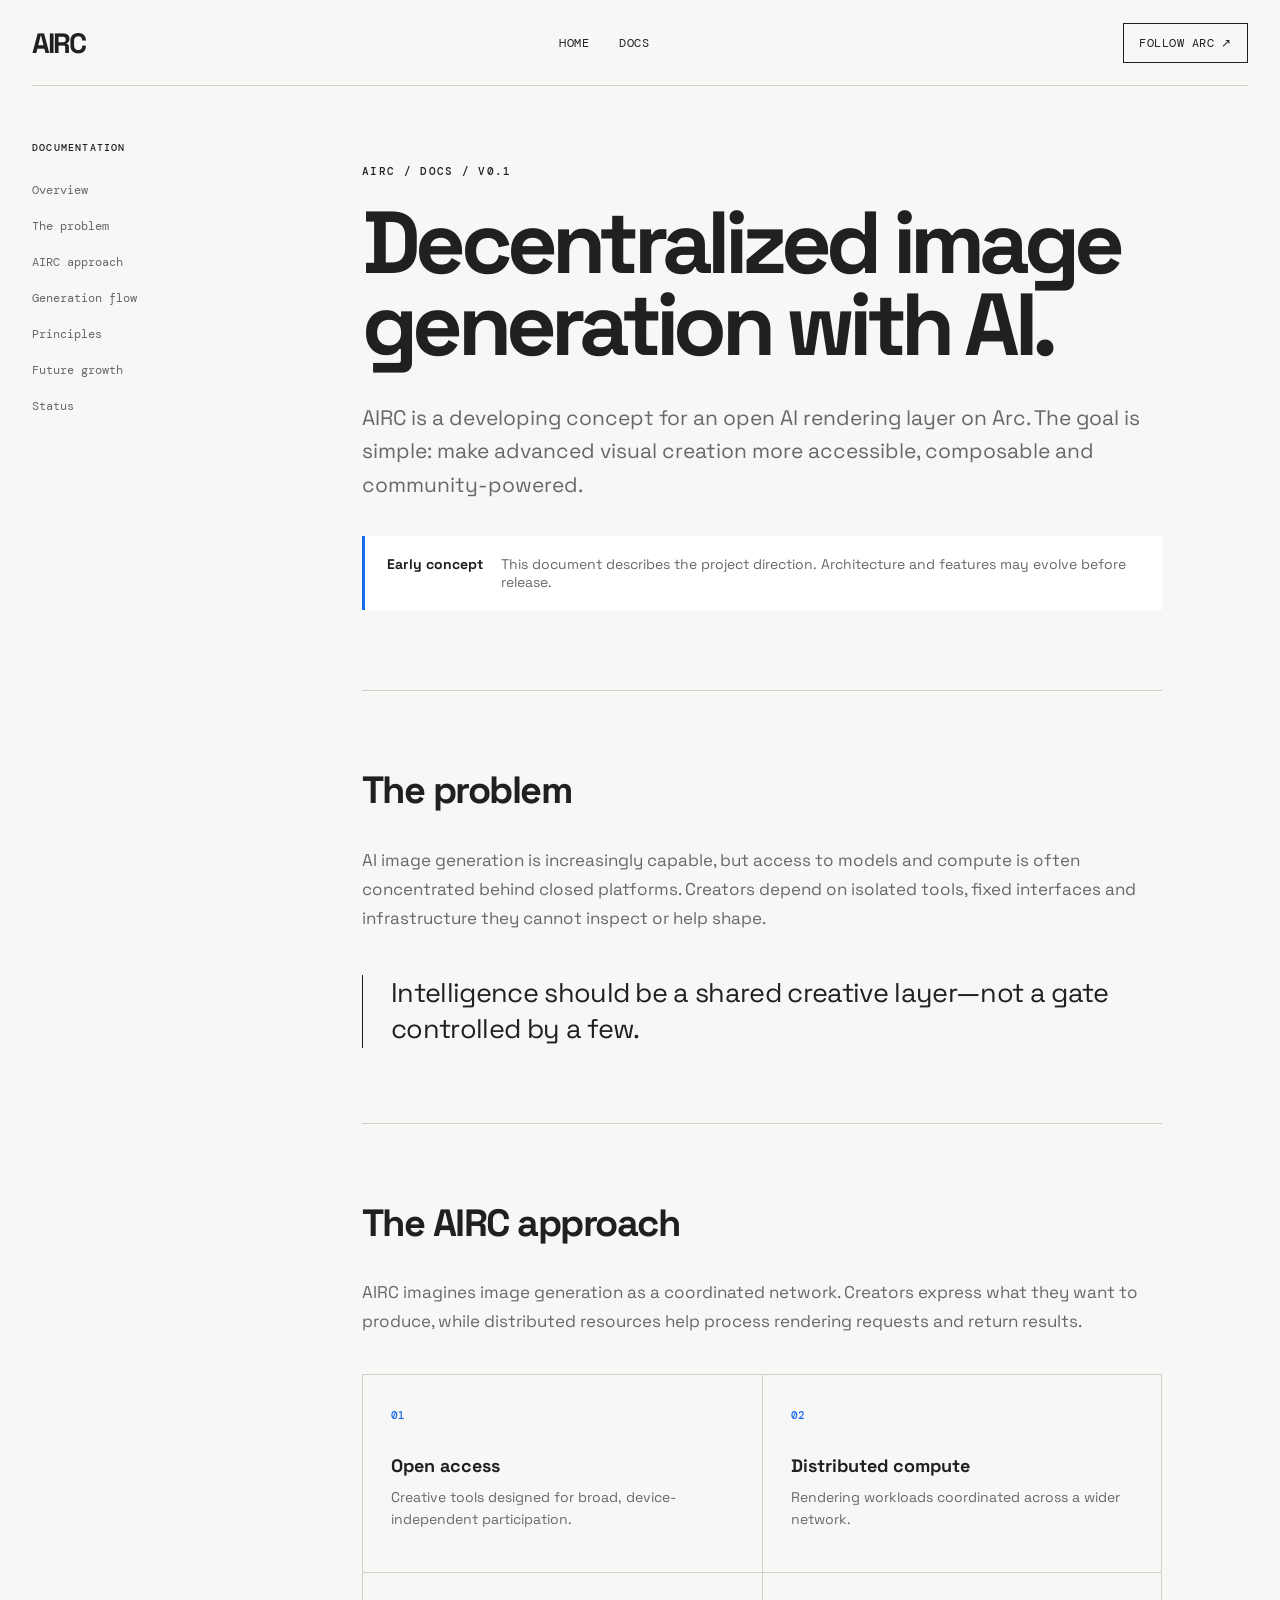
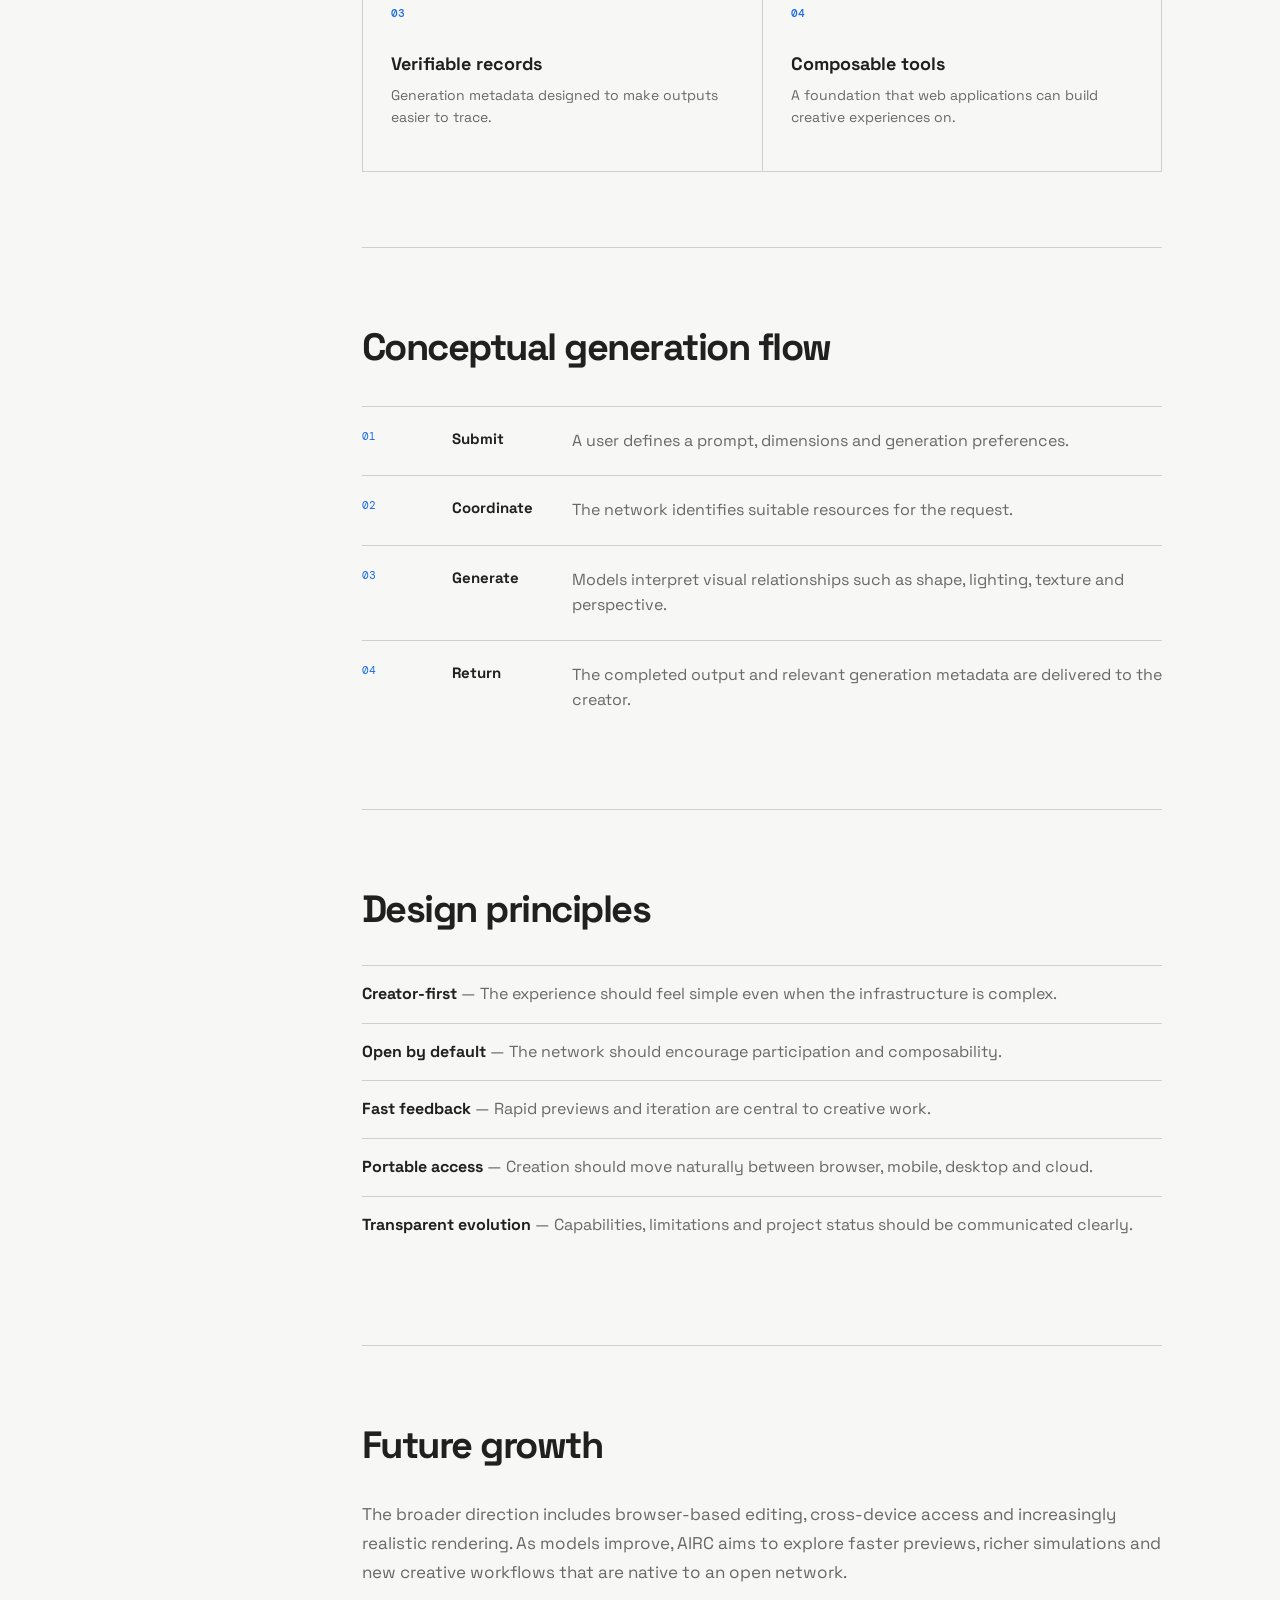
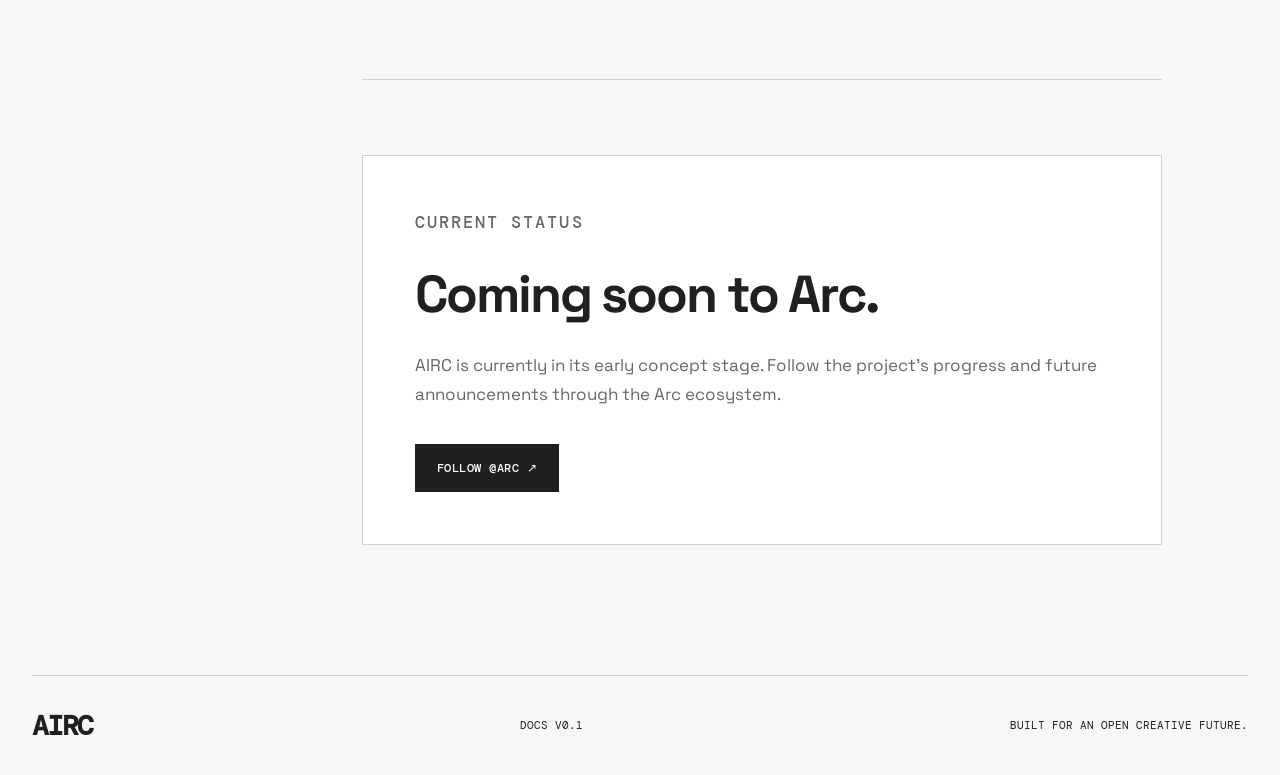
<file: docs.html>
<!doctype html>
<html lang="en">
<head>
  <meta charset="UTF-8">
  <meta name="viewport" content="width=device-width, initial-scale=1.0">
  <meta name="description" content="AIRC documentation and project vision.">
  <title>AIRC Docs</title>
  <link rel="preconnect" href="https://fonts.googleapis.com">
  <link rel="preconnect" href="https://fonts.gstatic.com" crossorigin>
  <link href="https://fonts.googleapis.com/css2?family=DM+Mono:wght@300;400;500&family=Space+Grotesk:wght@400;500;600;700&display=swap" rel="stylesheet">
  <link rel="stylesheet" href="styles.css">
</head>
<body class="docs-body">
  <nav class="nav wrap">
    <a class="brand" href="index.html">AIRC</a>
    <div class="nav-links"><a href="index.html">Home</a><a class="active" href="docs.html">Docs</a></div>
    <a class="nav-cta" href="https://x.com/arc" target="_blank" rel="noreferrer">Follow Arc ↗</a>
  </nav>

  <main class="docs-layout wrap">
    <aside class="docs-sidebar">
      <p>DOCUMENTATION</p>
      <a href="#overview">Overview</a>
      <a href="#problem">The problem</a>
      <a href="#approach">AIRC approach</a>
      <a href="#flow">Generation flow</a>
      <a href="#principles">Principles</a>
      <a href="#future">Future growth</a>
      <a href="#status">Status</a>
    </aside>

    <article class="docs-content">
      <header id="overview">
        <p class="section-index">AIRC / DOCS / V0.1</p>
        <h1>Decentralized image generation with AI.</h1>
        <p class="lead">AIRC is a developing concept for an open AI rendering layer on Arc. The goal is simple: make advanced visual creation more accessible, composable and community-powered.</p>
        <div class="notice"><b>Early concept</b><span>This document describes the project direction. Architecture and features may evolve before release.</span></div>
      </header>

      <section id="problem">
        <h2>The problem</h2>
        <p>AI image generation is increasingly capable, but access to models and compute is often concentrated behind closed platforms. Creators depend on isolated tools, fixed interfaces and infrastructure they cannot inspect or help shape.</p>
        <blockquote>Intelligence should be a shared creative layer—not a gate controlled by a few.</blockquote>
      </section>

      <section id="approach">
        <h2>The AIRC approach</h2>
        <p>AIRC imagines image generation as a coordinated network. Creators express what they want to produce, while distributed resources help process rendering requests and return results.</p>
        <div class="doc-grid">
          <div><span>01</span><h3>Open access</h3><p>Creative tools designed for broad, device-independent participation.</p></div>
          <div><span>02</span><h3>Distributed compute</h3><p>Rendering workloads coordinated across a wider network.</p></div>
          <div><span>03</span><h3>Verifiable records</h3><p>Generation metadata designed to make outputs easier to trace.</p></div>
          <div><span>04</span><h3>Composable tools</h3><p>A foundation that web applications can build creative experiences on.</p></div>
        </div>
      </section>

      <section id="flow">
        <h2>Conceptual generation flow</h2>
        <ol class="flow-list">
          <li><b>Submit</b><span>A user defines a prompt, dimensions and generation preferences.</span></li>
          <li><b>Coordinate</b><span>The network identifies suitable resources for the request.</span></li>
          <li><b>Generate</b><span>Models interpret visual relationships such as shape, lighting, texture and perspective.</span></li>
          <li><b>Return</b><span>The completed output and relevant generation metadata are delivered to the creator.</span></li>
        </ol>
      </section>

      <section id="principles">
        <h2>Design principles</h2>
        <ul class="principle-list">
          <li><b>Creator-first</b> — The experience should feel simple even when the infrastructure is complex.</li>
          <li><b>Open by default</b> — The network should encourage participation and composability.</li>
          <li><b>Fast feedback</b> — Rapid previews and iteration are central to creative work.</li>
          <li><b>Portable access</b> — Creation should move naturally between browser, mobile, desktop and cloud.</li>
          <li><b>Transparent evolution</b> — Capabilities, limitations and project status should be communicated clearly.</li>
        </ul>
      </section>

      <section id="future">
        <h2>Future growth</h2>
        <p>The broader direction includes browser-based editing, cross-device access and increasingly realistic rendering. As models improve, AIRC aims to explore faster previews, richer simulations and new creative workflows that are native to an open network.</p>
      </section>

      <section id="status" class="status-section">
        <p class="section-index">CURRENT STATUS</p>
        <h2>Coming soon to Arc.</h2>
        <p>AIRC is currently in its early concept stage. Follow the project’s progress and future announcements through the Arc ecosystem.</p>
        <a class="button primary" href="https://x.com/arc" target="_blank" rel="noreferrer">Follow @arc ↗</a>
      </section>
    </article>
  </main>

  <footer class="wrap"><a class="brand" href="index.html">AIRC</a><p>Docs v0.1</p><p>Built for an open creative future.</p></footer>
  <script src="script.js"></script>
</body>
</html>
</file>
<file: styles.css>
:root{--ink:#202020;--muted:#686868;--paper:#f7f7f5;--line:#cfcfcb;--blue:#1769ee;--white:#fff;--mono:"DM Mono",monospace;--sans:"Space Grotesk",sans-serif}
*{box-sizing:border-box}html{scroll-behavior:smooth}body{margin:0;background:var(--paper);color:var(--ink);font-family:var(--sans);-webkit-font-smoothing:antialiased}.noise{position:fixed;inset:0;pointer-events:none;z-index:9;opacity:.025;background-image:url("data:image/svg+xml,%3Csvg viewBox='0 0 200 200' xmlns='http://www.w3.org/2000/svg'%3E%3Cfilter id='n'%3E%3CfeTurbulence type='fractalNoise' baseFrequency='.9' numOctaves='3' stitchTiles='stitch'/%3E%3C/filter%3E%3Crect width='100%25' height='100%25' filter='url(%23n)'/%3E%3C/svg%3E")}.wrap{width:min(1320px,calc(100% - 64px));margin-inline:auto}.nav{height:86px;display:flex;align-items:center;justify-content:space-between;border-bottom:1px solid var(--line);position:relative;z-index:10}.brand{font-size:28px;font-weight:700;letter-spacing:-2px;color:var(--ink);text-decoration:none}.nav-links{display:flex;gap:30px}.nav a:not(.brand){color:var(--ink);text-decoration:none;font-family:var(--mono);font-size:12px;text-transform:uppercase;letter-spacing:.04em}.nav-links a:hover,.nav-links .active{color:var(--blue)}.nav-cta{border:1px solid var(--ink);padding:11px 15px}.nav-cta:hover{background:var(--ink);color:var(--white)!important}.hero{padding-top:82px}.eyebrow,.section-index{font:500 11px var(--mono);letter-spacing:.12em;text-transform:uppercase}.eyebrow{display:flex;align-items:center;gap:10px}.eyebrow span{width:8px;height:8px;background:var(--blue);border-radius:50%;box-shadow:0 0 0 5px rgba(23,105,238,.12)}h1,h2,h3,p{margin-top:0}.hero h1{font-size:clamp(62px,9.6vw,142px);line-height:.84;letter-spacing:-.075em;margin:32px 0 38px;max-width:1100px;font-weight:600}.hero h1 em{font-weight:400;color:var(--blue);font-style:normal}.hero-copy{font-size:20px;line-height:1.5;max-width:600px;color:var(--muted);margin-left:auto}.hero-actions{display:flex;gap:12px;justify-content:flex-end;margin:30px 0 72px}.button{display:inline-flex;align-items:center;justify-content:center;padding:15px 21px;text-decoration:none;font:500 12px var(--mono);text-transform:uppercase;letter-spacing:.04em;border:1px solid var(--ink);transition:.2s}.button.primary{background:var(--ink);color:#fff}.button.primary:hover{background:var(--blue);border-color:var(--blue)}.button.secondary{color:var(--ink)}.button.secondary:hover{background:#fff}.hero-art{position:relative;background:#fff;overflow:hidden;border:1px solid var(--line)}.hero-art img{width:100%;display:block}.status-card{position:absolute;right:18px;bottom:18px;background:rgba(247,247,245,.9);backdrop-filter:blur(8px);border:1px solid var(--line);padding:14px 16px;display:grid;grid-template-columns:auto 1fr;gap:3px 9px;font:10px var(--mono)}.status-card i{width:7px;height:7px;background:var(--blue);border-radius:50%;grid-row:1/3;margin-top:4px}.status-card strong{font-weight:500}.manifesto{padding:150px 0;border-bottom:1px solid var(--line)}.grid-2{display:grid;grid-template-columns:1fr 2fr;gap:50px}.manifesto h2,.closing h2{font-size:clamp(42px,5.5vw,76px);line-height:1;letter-spacing:-.055em;margin-bottom:36px}.manifesto .grid-2>div>p{font-size:18px;color:var(--muted);line-height:1.65;max-width:700px}.feature{padding:120px 0;display:grid;grid-template-columns:1.05fr .95fr;gap:85px;align-items:center}.feature-image{background:#fff;border:1px solid var(--line)}.feature-image img{display:block;width:100%}.feature-copy h2{font-size:47px;line-height:1.02;letter-spacing:-.045em;margin:25px 0 55px}.steps article{display:grid;grid-template-columns:45px 1fr;gap:20px;padding:24px 0;border-top:1px solid var(--line)}.steps b,.cards span,.doc-grid span{font:500 11px var(--mono);color:var(--blue)}.steps h3{font-size:18px;margin-bottom:7px}.steps p{color:var(--muted);line-height:1.5;margin:0}.possibilities{background:var(--ink);color:#fff;padding:110px 0}.possibilities .section-index{color:#aaa}.cards{display:grid;grid-template-columns:repeat(3,1fr);gap:1px;background:#505050;border:1px solid #505050;margin-top:52px}.cards article{background:var(--ink);padding:38px;min-height:260px}.cards h3{font-size:26px;letter-spacing:-.03em;margin:50px 0 18px}.cards p{color:#aaa;line-height:1.55}.closing{min-height:700px;display:grid;grid-template-columns:.8fr 1.2fr;align-items:center;gap:70px;padding-block:80px}.closing img{width:100%;max-height:520px;object-fit:contain}.closing h2{margin:25px 0 38px}footer{display:flex;justify-content:space-between;align-items:center;border-top:1px solid var(--line);min-height:100px;font:11px var(--mono);text-transform:uppercase}footer p{margin:0}footer a{color:var(--ink)}
.docs-layout{display:grid;grid-template-columns:230px minmax(0,800px);gap:100px;align-items:start}.docs-sidebar{position:sticky;top:35px;padding:55px 0;display:flex;flex-direction:column;gap:12px}.docs-sidebar p{font:500 10px var(--mono);letter-spacing:.12em;margin-bottom:12px}.docs-sidebar a{font:12px var(--mono);color:var(--muted);text-decoration:none;padding:4px 0}.docs-sidebar a:hover{color:var(--blue)}.docs-content{padding:78px 0 130px}.docs-content header,.docs-content section{scroll-margin-top:30px}.docs-content header{padding-bottom:80px;border-bottom:1px solid var(--line)}.docs-content h1{font-size:clamp(52px,7vw,88px);line-height:.93;letter-spacing:-.065em;margin:24px 0 35px}.lead{font-size:21px;line-height:1.6;color:var(--muted)}.notice{margin-top:35px;border-left:3px solid var(--blue);background:#fff;padding:19px 22px;display:flex;gap:18px;font-size:14px}.notice b{white-space:nowrap}.notice span{color:var(--muted)}.docs-content section{padding:75px 0;border-bottom:1px solid var(--line)}.docs-content section h2{font-size:38px;letter-spacing:-.04em}.docs-content section>p{font-size:17px;line-height:1.7;color:var(--muted)}blockquote{font-size:27px;line-height:1.35;letter-spacing:-.025em;border-left:1px solid var(--ink);margin:42px 0 0;padding-left:28px}.doc-grid{display:grid;grid-template-columns:1fr 1fr;gap:1px;background:var(--line);border:1px solid var(--line);margin-top:38px}.doc-grid>div{background:var(--paper);padding:28px}.doc-grid h3{font-size:18px;margin:30px 0 10px}.doc-grid p{color:var(--muted);font-size:14px;line-height:1.55}.flow-list{list-style:none;padding:0;margin:35px 0 0;counter-reset:flow}.flow-list li{display:grid;grid-template-columns:90px 120px 1fr;border-top:1px solid var(--line);padding:22px 0;counter-increment:flow}.flow-list li:before{content:"0" counter(flow);font:11px var(--mono);color:var(--blue)}.flow-list b{font-size:15px}.flow-list span{color:var(--muted);line-height:1.55}.principle-list{padding:0;list-style:none;margin-top:30px}.principle-list li{padding:16px 0;border-top:1px solid var(--line);line-height:1.55;color:var(--muted)}.principle-list b{color:var(--ink)}.status-section{background:#fff;padding:52px!important;margin-top:75px;border:1px solid var(--line)!important}.status-section h2{font-size:52px!important;margin:24px 0}.status-section .button{margin-top:18px}
@media(max-width:800px){.wrap{width:min(100% - 32px,1320px)}.nav{height:72px}.nav-links{display:none}.hero{padding-top:55px}.hero h1{letter-spacing:-.06em}.hero-copy{margin-left:0}.hero-actions{justify-content:flex-start;margin-bottom:45px}.hero-art img{min-height:250px;object-fit:cover}.status-card{position:static;border:0;border-top:1px solid var(--line)}.manifesto{padding:90px 0}.grid-2,.feature,.closing{grid-template-columns:1fr}.feature{padding:75px 0;gap:45px}.feature-copy h2{font-size:38px}.cards{grid-template-columns:1fr}.cards article{min-height:210px}.closing{gap:20px;min-height:auto}.closing img{max-height:340px}.closing>div{padding-bottom:60px}footer{flex-direction:column;justify-content:center;gap:12px;text-align:center}.docs-layout{grid-template-columns:1fr}.docs-sidebar{display:none}.docs-content{padding-top:55px}.doc-grid{grid-template-columns:1fr}.flow-list li{grid-template-columns:50px 90px 1fr}.notice{flex-direction:column}.status-section{padding:30px!important}.status-section h2{font-size:40px!important}}
@media(max-width:520px){.hero h1{font-size:58px}.hero-copy{font-size:17px}.hero-actions{flex-direction:column}.manifesto h2,.closing h2{font-size:42px}.flow-list li{grid-template-columns:40px 1fr}.flow-list span{grid-column:2;margin-top:8px}.nav-cta{padding:9px!important}.docs-content h1{font-size:49px}}
</file>
